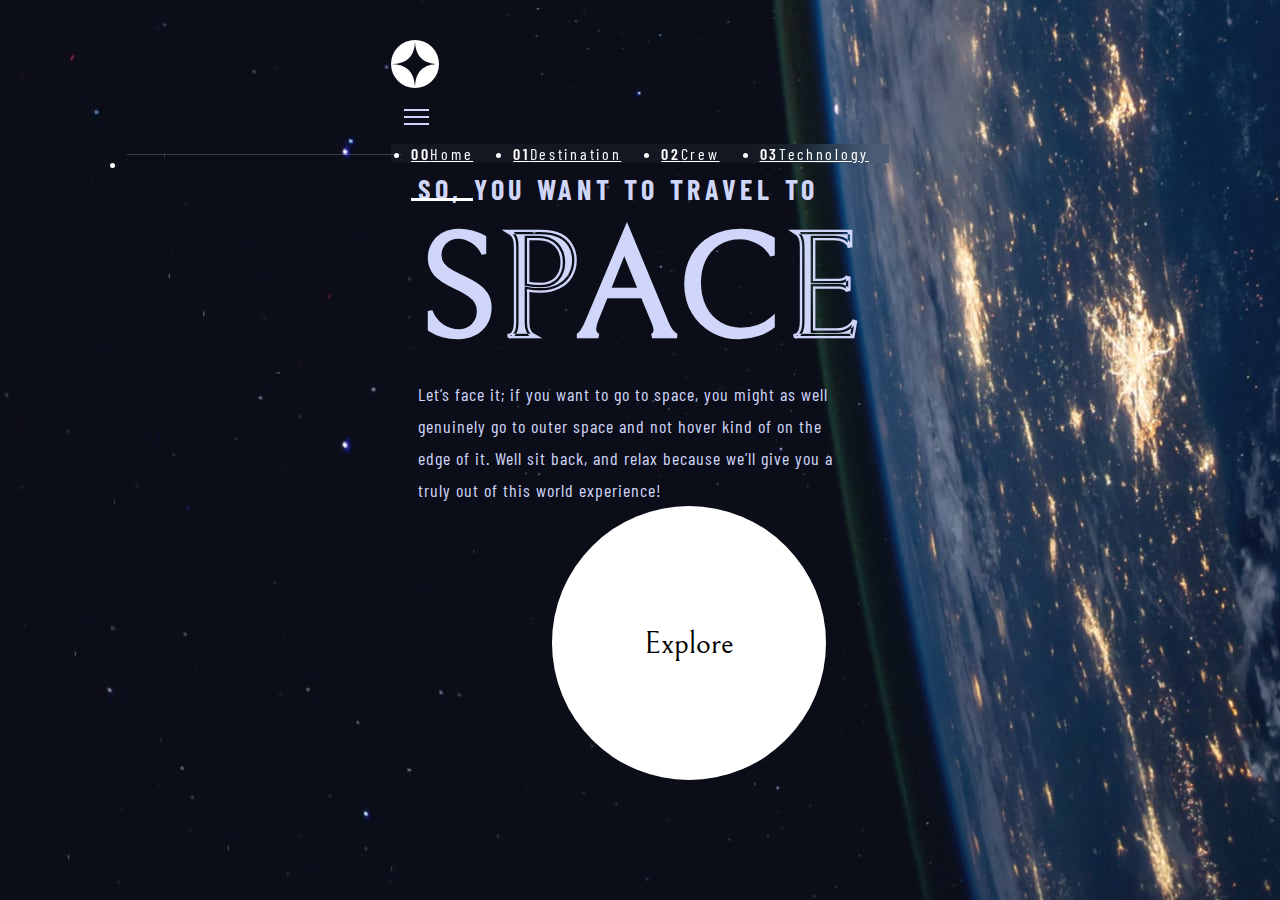
<file: index.html>
<!DOCTYPE html>
<html lang="en">
<head>
  <meta charset="UTF-8">
  <meta name="viewport" content="width=device-width, initial-scale=1.0">
  <link href="https://cdn.jsdelivr.net/npm/bootstrap@5.2.1/dist/css/bootstrap.min.css" rel="stylesheet"
  integrity="sha384-iYQeCzEYFbKjA/T2uDLTpkwGzCiq6soy8tYaI1GyVh/UjpbCx/TYkiZhlZB6+fzT" crossorigin="anonymous">
  <link rel="stylesheet" href="assets/css/style.css">
  <link rel="icon" type="image/png" sizes="32x32" href="assets/favicon-32x32.png">
  
  <title>Frontend Mentor | Space tourism website</title>
</head>
<body id="home-body">
  <header class="container-fluid px-0">
    <!--Navbar-->
      <nav class="navbar navbar-expand-sm bg-body-tertiary ps-5" id="navbar-mobile">
        <div class="container-fluid px-0">
          <a class="navbar-brand pe-5" href="#"><img src="assets/shared/logo.svg" alt="Logo"></a>
          <div class="navbar-toggler" data-bs-toggle="collapse" data-bs-target="#navbarSupportedContent">
            <label for="checkbox" class="hamburger">
              <input type="checkbox" id="checkbox">
              <span class="line line-main"></span>
              <span class="line line-split"></span>
            </label>
          </div>
          <div class="collapse navbar-collapse" id="navbarSupportedContent">
            <ul class="navbar-nav mb-2 mb-lg-0 navbar-home">
              <li class="line-decoration"></li>
              <li class="nav-item">
                <a class="nav-link active" aria-current="page" href="index.html"><span class="nav-bold pe-1">00</span>Home</a>
              </li>
              <li class="nav-item">
                <a class="nav-link" href="pages/destination.html"><span class="nav-bold pe-1">01</span>Destination</a>
              </li>
              <li class="nav-item">
                <a class="nav-link" href="pages/crew-team.html"><span class="nav-bold pe-1">02</span>Crew</a>
              </li>
              <li class="nav-item">
                <a class="nav-link" href="pages/technology.html"><span class="nav-bold pe-1">03</span>Technology</a>
              </li>
            </ul>
          </div>
        </div>
      </nav>
    <!--Navbar-->
  </header>
  <main class="container">
    <div class="row">
      <div class="col-12 col-md-12 col-lg-6">
        <!--Titulo secundario-->
          <h2 class="home-secondary-title">So, you want to travel to</h2>
        <!--Titulo secundario-->
        <!--Titulo Primario-->
          <h1 class="home-primary-title">Space</h1>
        <!--Titulo Primario-->
        <!--Texto-->
          <p class="home-text">Let’s face it; if you want to go to space, you might as well genuinely go to 
            outer space and not hover kind of on the edge of it. Well sit back, and relax 
            because we’ll give you a truly out of this world experience!
          </p>
        <!--Texto-->
      </div>
      <div class="col-12 col-md-12 col-lg-6 home-button-box">
        <!--Button-->
            <div class="home-explore-button-circle">
              <a class="home-explore-button" href="pages/destination.html">
                Explore
              </a>
            </div>
        <!--Button-->
      </div>
    </div>
  </main>



<!--
  <footer>
    c:
  </footer>
-->

  <script src="assets/js/script.js"></script>

  <script src="https://cdn.jsdelivr.net/npm/@popperjs/core@2.11.6/dist/umd/popper.min.js"
  integrity="sha384-oBqDVmMz9ATKxIep9tiCxS/Z9fNfEXiDAYTujMAeBAsjFuCZSmKbSSUnQlmh/jp3" crossorigin="anonymous">
  </script>

  <script src="https://cdn.jsdelivr.net/npm/bootstrap@5.2.1/dist/js/bootstrap.min.js"
  integrity="sha384-7VPbUDkoPSGFnVtYi0QogXtr74QeVeeIs99Qfg5YCF+TidwNdjvaKZX19NZ/e6oz" crossorigin="anonymous">
  </script>

</body>
</html>
</file>
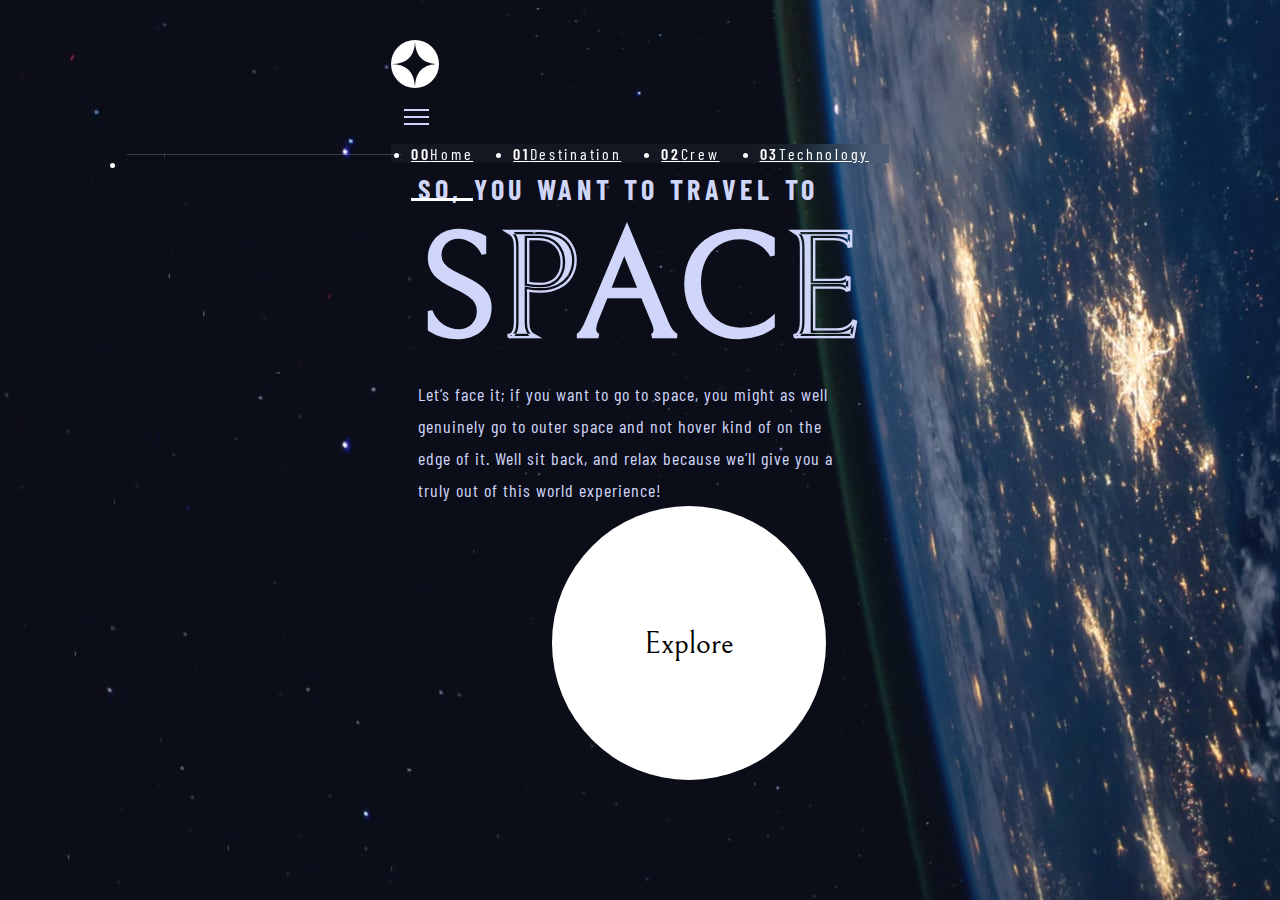
<file: website/index.html>
<!DOCTYPE html>
<html lang="en">
<head>
  <meta charset="UTF-8">
  <meta name="viewport" content="width=device-width, initial-scale=1.0">
  <link href="https://cdn.jsdelivr.net/npm/bootstrap@5.2.1/dist/css/bootstrap.min.css" rel="stylesheet"
  integrity="sha384-iYQeCzEYFbKjA/T2uDLTpkwGzCiq6soy8tYaI1GyVh/UjpbCx/TYkiZhlZB6+fzT" crossorigin="anonymous">
  <link rel="stylesheet" href="../assets/css/style.css">
  <link rel="icon" type="image/png" sizes="32x32" href="./assets/favicon-32x32.png">
  
  <title>Frontend Mentor | Space tourism website</title>
</head>
<body id="home-body">
  <header class="container-fluid px-0">
    <!--Navbar-->
      <nav class="navbar navbar-expand-sm bg-body-tertiary ps-5" id="navbar-mobile">
        <div class="container-fluid px-0">
          <a class="navbar-brand pe-5" href="#"><img src="assets/shared/logo.svg" alt="Logo"></a>
          <div class="navbar-toggler" data-bs-toggle="collapse" data-bs-target="#navbarSupportedContent">
            <label for="checkbox" class="hamburger">
              <input type="checkbox" id="checkbox">
              <span class="line line-main"></span>
              <span class="line line-split"></span>
            </label>
          </div>
          <div class="collapse navbar-collapse" id="navbarSupportedContent">
            <ul class="navbar-nav mb-2 mb-lg-0 navbar-home">
              <li class="line-decoration"></li>
              <li class="nav-item">
                <a class="nav-link active" aria-current="page" href="index.html"><span class="nav-bold pe-1">00</span>Home</a>
              </li>
              <li class="nav-item">
                <a class="nav-link" href="pages/destination.html"><span class="nav-bold pe-1">01</span>Destination</a>
              </li>
              <li class="nav-item">
                <a class="nav-link" href="pages/crew-team.html"><span class="nav-bold pe-1">02</span>Crew</a>
              </li>
              <li class="nav-item">
                <a class="nav-link" href="pages/technology.html"><span class="nav-bold pe-1">03</span>Technology</a>
              </li>
            </ul>
          </div>
        </div>
      </nav>
    <!--Navbar-->
  </header>
  <main class="container">
    <div class="row">
      <div class="col-12 col-md-12 col-lg-6">
        <!--Titulo secundario-->
          <h2 class="home-secondary-title">So, you want to travel to</h2>
        <!--Titulo secundario-->
        <!--Titulo Primario-->
          <h1 class="home-primary-title">Space</h1>
        <!--Titulo Primario-->
        <!--Texto-->
          <p class="home-text">Let’s face it; if you want to go to space, you might as well genuinely go to 
            outer space and not hover kind of on the edge of it. Well sit back, and relax 
            because we’ll give you a truly out of this world experience!
          </p>
        <!--Texto-->
      </div>
      <div class="col-12 col-md-12 col-lg-6 home-button-box">
        <!--Button-->
            <div class="home-explore-button-circle">
              <a class="home-explore-button" href="pages/destination.html">
                Explore
              </a>
            </div>
        <!--Button-->
      </div>
    </div>
  </main>



<!--
  <footer>
    c:
  </footer>
-->

  <script src="../assets/js/script.js"></script>

  <script src="https://cdn.jsdelivr.net/npm/@popperjs/core@2.11.6/dist/umd/popper.min.js"
  integrity="sha384-oBqDVmMz9ATKxIep9tiCxS/Z9fNfEXiDAYTujMAeBAsjFuCZSmKbSSUnQlmh/jp3" crossorigin="anonymous">
  </script>

  <script src="https://cdn.jsdelivr.net/npm/bootstrap@5.2.1/dist/js/bootstrap.min.js"
  integrity="sha384-7VPbUDkoPSGFnVtYi0QogXtr74QeVeeIs99Qfg5YCF+TidwNdjvaKZX19NZ/e6oz" crossorigin="anonymous">
  </script>

</body>
</html>
</file>
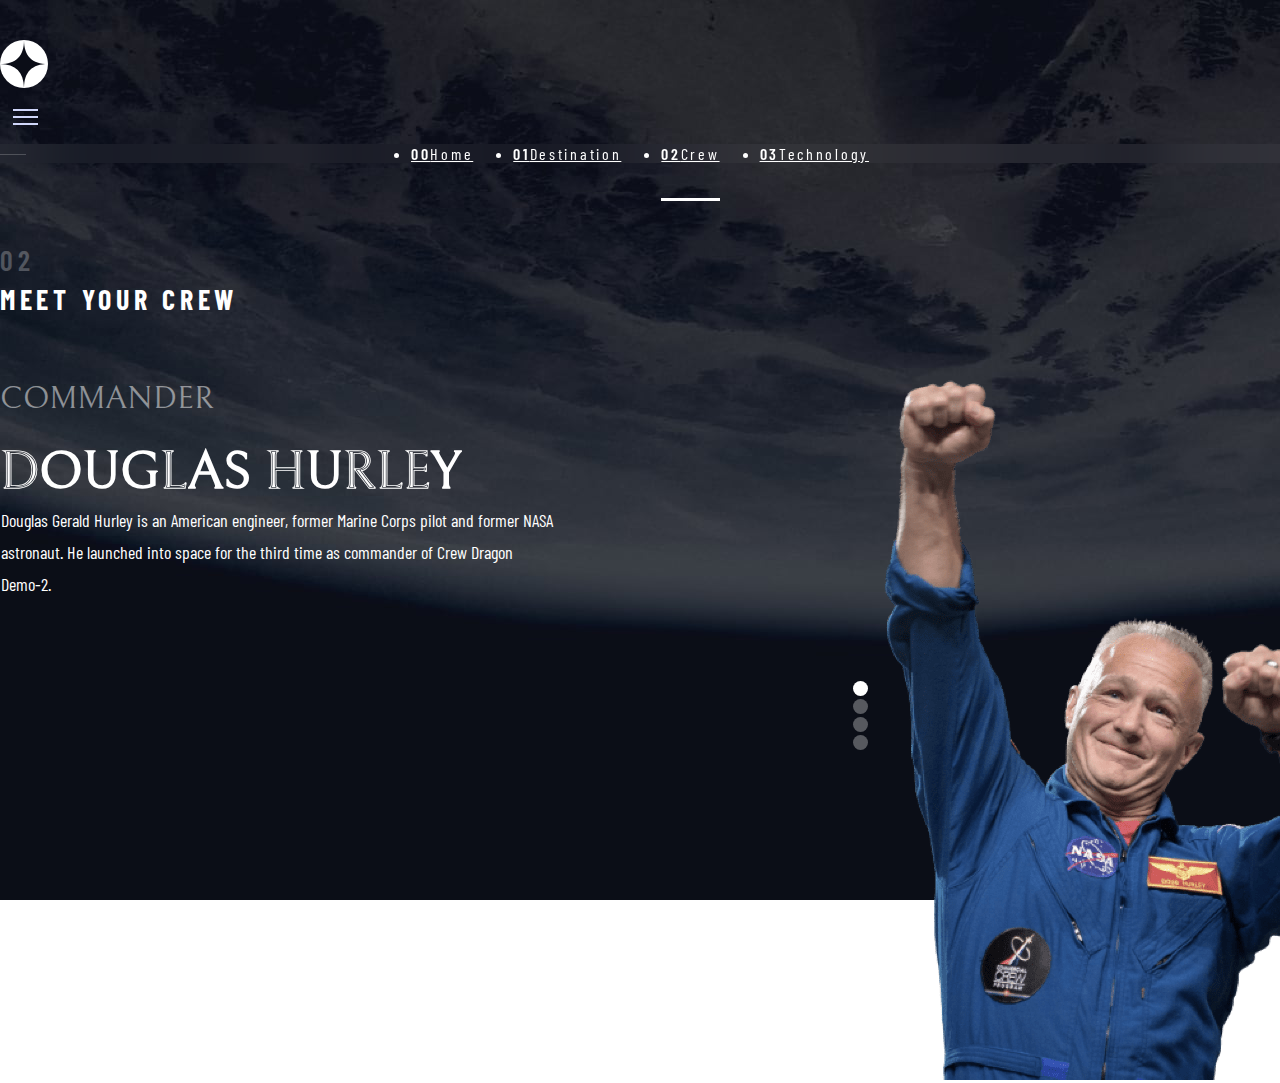
<file: pages/crew-team.html>
<!DOCTYPE html>
<html lang="en">
<head>
  <meta charset="UTF-8">
  <meta name="viewport" content="width=device-width, initial-scale=1.0">
  <link href="https://cdn.jsdelivr.net/npm/bootstrap@5.2.1/dist/css/bootstrap.min.css" rel="stylesheet"
  integrity="sha384-iYQeCzEYFbKjA/T2uDLTpkwGzCiq6soy8tYaI1GyVh/UjpbCx/TYkiZhlZB6+fzT" crossorigin="anonymous">
  <link rel="stylesheet" href="../assets/css/style.css">
  <link rel="stylesheet" href="../assets/css/destination.css">
  <link rel="stylesheet" href="../assets/css/crew.css">
  <link rel="icon" type="image/png" sizes="32x32" href="../assets/favicon-32x32.png">
  <script src="https://ajax.googleapis.com/ajax/libs/jquery/3.6.3/jquery.min.js"></script>
  <title>Frontend Mentor | Space tourism website</title>
</head>
<body id="crew">
  <header class="container-fluid px-0">
    <!--Navbar-->
    <nav class="navbar navbar-expand-sm bg-body-tertiary ps-5" id="navbar-mobile">
      <div class="container-fluid px-0">
        <a class="navbar-brand pe-5" href="#"><img src="../assets/shared/logo.svg" alt="Logo"></a>
        <div class="navbar-toggler" data-bs-toggle="collapse" data-bs-target="#navbarSupportedContent">
          <label for="checkbox" class="hamburger">
            <input type="checkbox" id="checkbox">
            <span class="line line-main"></span>
            <span class="line line-split"></span>
          </label>
        </div>
        <div class="collapse navbar-collapse" id="navbarSupportedContent">
          <ul class="navbar-nav mb-2 mb-lg-0 navbar-home">
            <li class="line-decoration"></li>
            <li class="nav-item">
              <a class="nav-link" href="../index.html"><span class="nav-bold pe-1">00</span>Home</a>
            </li>
            <li class="nav-item">
              <a class="nav-link" href="destination.html"><span class="nav-bold pe-1">01</span>Destination</a>
            </li>
            <li class="nav-item">
              <a class="nav-link active" aria-current="page"  href="crew-team.html"><span class="nav-bold pe-1">02</span>Crew</a>
            </li>
            <li class="nav-item">
              <a class="nav-link" href="technology.html"><span class="nav-bold pe-1">03</span>Technology</a>
            </li>
          </ul>
        </div>
      </div>
    </nav>
  <!--Navbar-->
  </header>
    <div class="container" id="uwu">
      <div class="row">
        <div class="col-12 d-flex">
          <span class="selector">02</span><h2 class="destination-title">Meet your crew</h2>
        </div>
      </div>
    </div>
    <main class="container" id="crew-team">
      





    </main>

  <script src="../assets/js/script.js"></script>

  <script src="https://cdn.jsdelivr.net/npm/@popperjs/core@2.11.6/dist/umd/popper.min.js"
  integrity="sha384-oBqDVmMz9ATKxIep9tiCxS/Z9fNfEXiDAYTujMAeBAsjFuCZSmKbSSUnQlmh/jp3" crossorigin="anonymous">
  </script>

  <script src="https://cdn.jsdelivr.net/npm/bootstrap@5.2.1/dist/js/bootstrap.min.js"
  integrity="sha384-7VPbUDkoPSGFnVtYi0QogXtr74QeVeeIs99Qfg5YCF+TidwNdjvaKZX19NZ/e6oz" crossorigin="anonymous">
  </script>

</body>
</html>
</file>
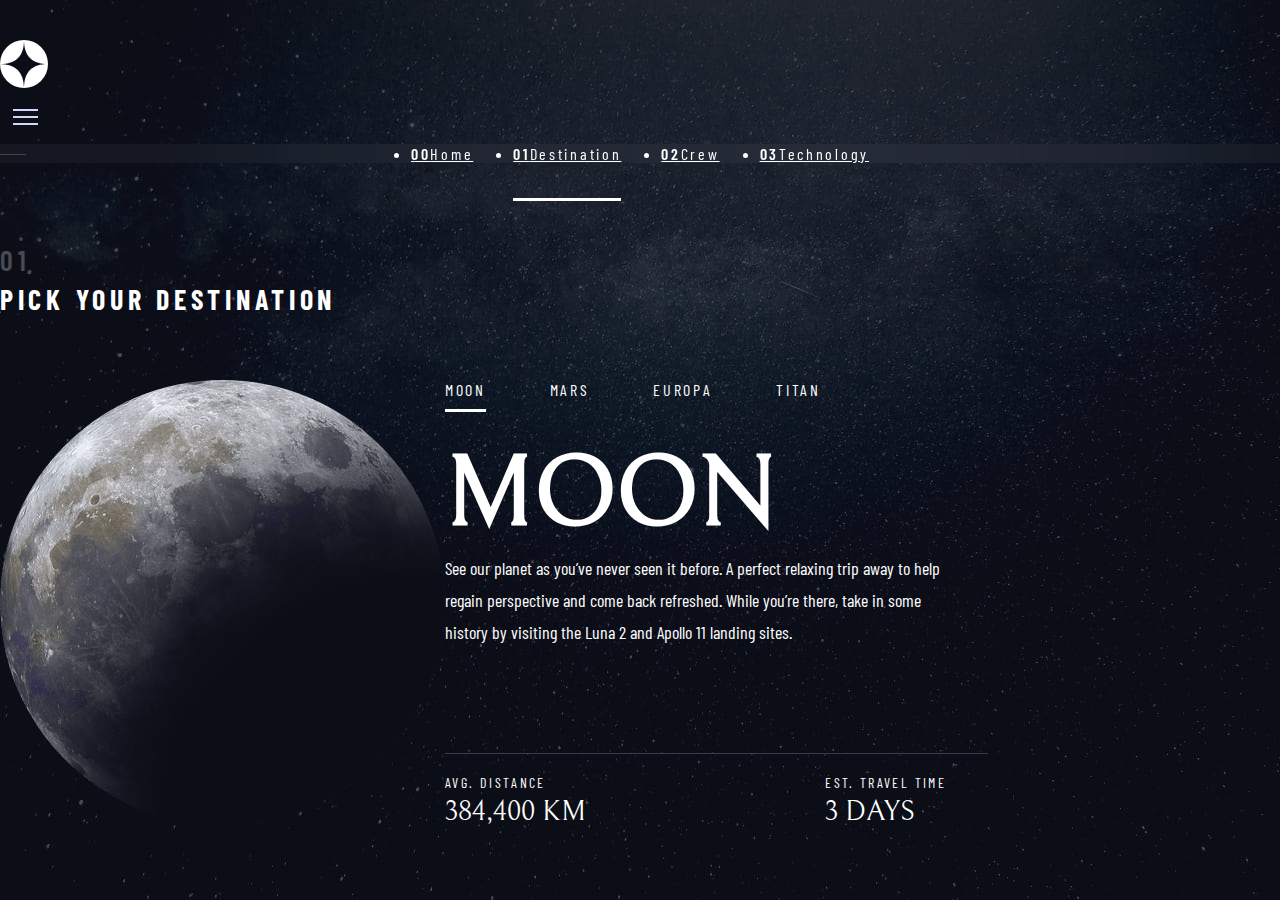
<file: pages/destination.html>
<!DOCTYPE html>
<html lang="en">
<head>
  <meta charset="UTF-8">
  <meta name="viewport" content="width=device-width, initial-scale=1.0">
  <link href="https://cdn.jsdelivr.net/npm/bootstrap@5.2.1/dist/css/bootstrap.min.css" rel="stylesheet"
  integrity="sha384-iYQeCzEYFbKjA/T2uDLTpkwGzCiq6soy8tYaI1GyVh/UjpbCx/TYkiZhlZB6+fzT" crossorigin="anonymous">
  <link rel="stylesheet" href="../assets/css/style.css">
  <link rel="stylesheet" href="../assets/css/destination.css">
  <link rel="icon" type="image/png" sizes="32x32" href="../assets/favicon-32x32.png">
  <script src="https://ajax.googleapis.com/ajax/libs/jquery/3.6.3/jquery.min.js"></script>
  <title>Frontend Mentor | Space tourism website</title>
</head>
<body id="destination-body">
  <header class="container-fluid px-0">
    <!--Navbar-->
    <nav class="navbar navbar-expand-sm bg-body-tertiary ps-5" id="navbar-mobile">
      <div class="container-fluid px-0">
        <a class="navbar-brand pe-5" href="#"><img src="../assets/shared/logo.svg" alt="Logo"></a>
        <div class="navbar-toggler" data-bs-toggle="collapse" data-bs-target="#navbarSupportedContent">
          <label for="checkbox" class="hamburger">
            <input type="checkbox" id="checkbox">
            <span class="line line-main"></span>
            <span class="line line-split"></span>
          </label>
        </div>
        <div class="collapse navbar-collapse" id="navbarSupportedContent">
          <ul class="navbar-nav mb-2 mb-lg-0 navbar-home">
            <li class="line-decoration"></li>
            <li class="nav-item">
              <a class="nav-link" href="../index.html"><span class="nav-bold pe-1">00</span>Home</a>
            </li>
            <li class="nav-item">
              <a class="nav-link active" aria-current="page" href="destination.html"><span class="nav-bold pe-1">01</span>Destination</a>
            </li>
            <li class="nav-item">
              <a class="nav-link" href="crew-team.html"><span class="nav-bold pe-1">02</span>Crew</a>
            </li>
            <li class="nav-item">
              <a class="nav-link" href="technology.html"><span class="nav-bold pe-1">03</span>Technology</a>
            </li>
          </ul>
        </div>
      </div>
    </nav>
  <!--Navbar-->
  </header>
    <div class="container" id="uwu">
      <div class="row">
        <div class="col-12 d-flex">
          <span class="selector">01</span><h2 class="destination-title">Pick your destination</h2>
        </div>
      </div>
    </div>
    <main class="container" id="qty-items">
      





    </main>

  <script src="../assets/js/script.js"></script>

  <script src="https://cdn.jsdelivr.net/npm/@popperjs/core@2.11.6/dist/umd/popper.min.js"
  integrity="sha384-oBqDVmMz9ATKxIep9tiCxS/Z9fNfEXiDAYTujMAeBAsjFuCZSmKbSSUnQlmh/jp3" crossorigin="anonymous">
  </script>

  <script src="https://cdn.jsdelivr.net/npm/bootstrap@5.2.1/dist/js/bootstrap.min.js"
  integrity="sha384-7VPbUDkoPSGFnVtYi0QogXtr74QeVeeIs99Qfg5YCF+TidwNdjvaKZX19NZ/e6oz" crossorigin="anonymous">
  </script>

</body>
</html>
</file>
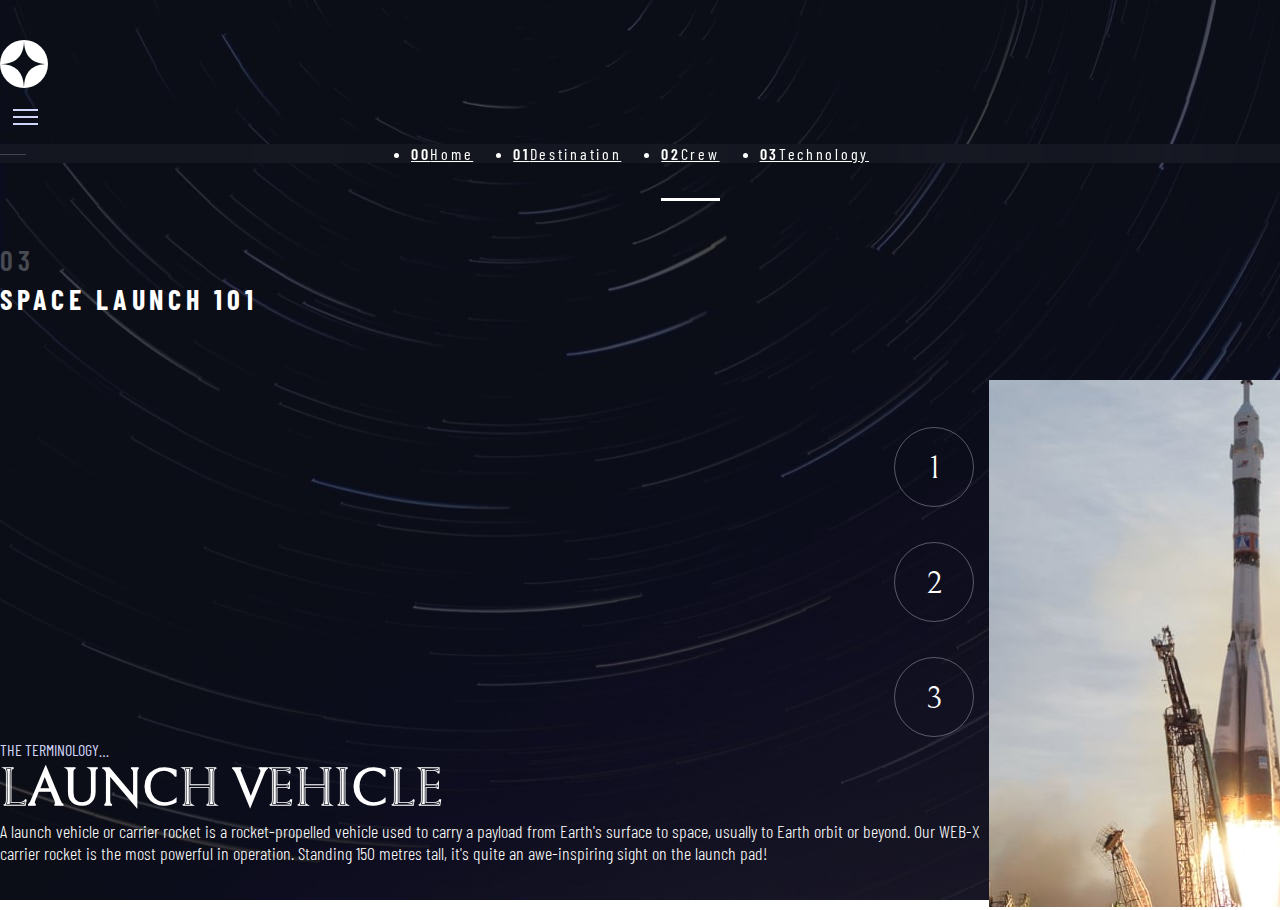
<file: pages/technology.html>
<!DOCTYPE html>
<html lang="en">
<head>
  <meta charset="UTF-8">
  <meta name="viewport" content="width=device-width, initial-scale=1.0">
  <link href="https://cdn.jsdelivr.net/npm/bootstrap@5.2.1/dist/css/bootstrap.min.css" rel="stylesheet"
  integrity="sha384-iYQeCzEYFbKjA/T2uDLTpkwGzCiq6soy8tYaI1GyVh/UjpbCx/TYkiZhlZB6+fzT" crossorigin="anonymous">
  <link rel="stylesheet" href="../assets/css/style.css">
  <link rel="stylesheet" href="../assets/css/destination.css">
  <link rel="stylesheet" href="../assets/css/tech.css">
  <link rel="icon" type="image/png" sizes="32x32" href="../assets/favicon-32x32.png">
  <script src="https://ajax.googleapis.com/ajax/libs/jquery/3.6.3/jquery.min.js"></script>
  <title>Frontend Mentor | Space tourism website</title>
</head>
<body id="tech">
  <header class="container-fluid px-0">
    <!--Navbar-->
    <nav class="navbar navbar-expand-sm bg-body-tertiary ps-5" id="navbar-mobile">
      <div class="container-fluid px-0">
        <a class="navbar-brand pe-5" href="#"><img src="../assets/shared/logo.svg" alt="Logo"></a>
        <div class="navbar-toggler" data-bs-toggle="collapse" data-bs-target="#navbarSupportedContent">
          <label for="checkbox" class="hamburger">
            <input type="checkbox" id="checkbox">
            <span class="line line-main"></span>
            <span class="line line-split"></span>
          </label>
        </div>
        <div class="collapse navbar-collapse" id="navbarSupportedContent">
          <ul class="navbar-nav mb-2 mb-lg-0 navbar-home">
            <li class="line-decoration"></li>
            <li class="nav-item">
              <a class="nav-link" href="../index.html"><span class="nav-bold pe-1">00</span>Home</a>
            </li>
            <li class="nav-item">
              <a class="nav-link" href="destination.html"><span class="nav-bold pe-1">01</span>Destination</a>
            </li>
            <li class="nav-item">
              <a class="nav-link active" aria-current="page"  href="crew-team.html"><span class="nav-bold pe-1">02</span>Crew</a>
            </li>
            <li class="nav-item">
              <a class="nav-link" href="#"><span class="nav-bold pe-1">03</span>Technology</a>
            </li>
          </ul>
        </div>
      </div>
    </nav>
  <!--Navbar-->
  </header>
  <div class="container" id="uwu">
    <div class="row">
      <div class="col-12 d-flex">
        <span class="selector">03</span><h2 class="destination-title">Space Launch 101</h2>
      </div>
    </div>
  </div>


  <main class="container" id="technology">
    

  </main>

  <script src="../assets/js/script.js"></script>

  <script src="https://cdn.jsdelivr.net/npm/@popperjs/core@2.11.6/dist/umd/popper.min.js"
  integrity="sha384-oBqDVmMz9ATKxIep9tiCxS/Z9fNfEXiDAYTujMAeBAsjFuCZSmKbSSUnQlmh/jp3" crossorigin="anonymous">
  </script>

  <script src="https://cdn.jsdelivr.net/npm/bootstrap@5.2.1/dist/js/bootstrap.min.js"
  integrity="sha384-7VPbUDkoPSGFnVtYi0QogXtr74QeVeeIs99Qfg5YCF+TidwNdjvaKZX19NZ/e6oz" crossorigin="anonymous">
  </script>
</body>
</html>
</file>
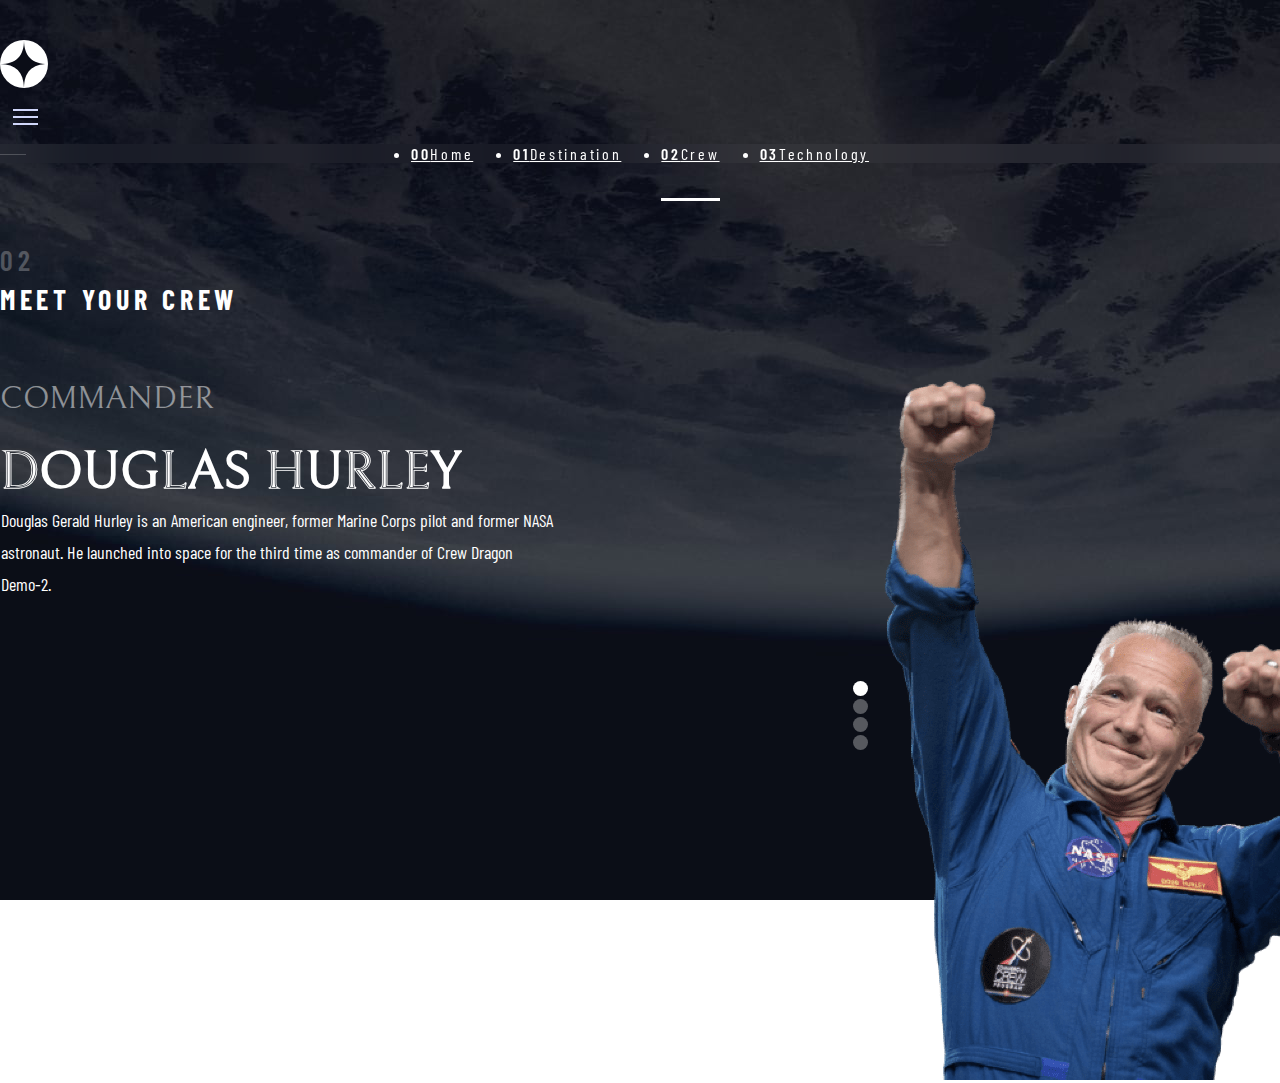
<file: website/pages/crew-team.html>
<!DOCTYPE html>
<html lang="en">
<head>
  <meta charset="UTF-8">
  <meta name="viewport" content="width=device-width, initial-scale=1.0">
  <link href="https://cdn.jsdelivr.net/npm/bootstrap@5.2.1/dist/css/bootstrap.min.css" rel="stylesheet"
  integrity="sha384-iYQeCzEYFbKjA/T2uDLTpkwGzCiq6soy8tYaI1GyVh/UjpbCx/TYkiZhlZB6+fzT" crossorigin="anonymous">
  <link rel="stylesheet" href="../../assets/css/style.css">
  <link rel="stylesheet" href="../../assets/css/destination.css">
  <link rel="stylesheet" href="../../assets/css/crew.css">
  <link rel="icon" type="image/png" sizes="32x32" href="../../website/assets/favicon-32x32.png">
  <script src="https://ajax.googleapis.com/ajax/libs/jquery/3.6.3/jquery.min.js"></script>
  <title>Frontend Mentor | Space tourism website</title>
</head>
<body id="crew">
  <header class="container-fluid px-0">
    <!--Navbar-->
    <nav class="navbar navbar-expand-sm bg-body-tertiary ps-5" id="navbar-mobile">
      <div class="container-fluid px-0">
        <a class="navbar-brand pe-5" href="#"><img src="../assets/shared/logo.svg" alt="Logo"></a>
        <div class="navbar-toggler" data-bs-toggle="collapse" data-bs-target="#navbarSupportedContent">
          <label for="checkbox" class="hamburger">
            <input type="checkbox" id="checkbox">
            <span class="line line-main"></span>
            <span class="line line-split"></span>
          </label>
        </div>
        <div class="collapse navbar-collapse" id="navbarSupportedContent">
          <ul class="navbar-nav mb-2 mb-lg-0 navbar-home">
            <li class="line-decoration"></li>
            <li class="nav-item">
              <a class="nav-link" href="../index.html"><span class="nav-bold pe-1">00</span>Home</a>
            </li>
            <li class="nav-item">
              <a class="nav-link" href="destination.html"><span class="nav-bold pe-1">01</span>Destination</a>
            </li>
            <li class="nav-item">
              <a class="nav-link active" aria-current="page"  href="crew-team.html"><span class="nav-bold pe-1">02</span>Crew</a>
            </li>
            <li class="nav-item">
              <a class="nav-link" href="technology.html"><span class="nav-bold pe-1">03</span>Technology</a>
            </li>
          </ul>
        </div>
      </div>
    </nav>
  <!--Navbar-->
  </header>
    <div class="container" id="uwu">
      <div class="row">
        <div class="col-12 d-flex">
          <span class="selector">02</span><h2 class="destination-title">Meet your crew</h2>
        </div>
      </div>
    </div>
    <main class="container" id="crew-team">
      





    </main>

  <script src="../../assets/js/script.js"></script>

  <script src="https://cdn.jsdelivr.net/npm/@popperjs/core@2.11.6/dist/umd/popper.min.js"
  integrity="sha384-oBqDVmMz9ATKxIep9tiCxS/Z9fNfEXiDAYTujMAeBAsjFuCZSmKbSSUnQlmh/jp3" crossorigin="anonymous">
  </script>

  <script src="https://cdn.jsdelivr.net/npm/bootstrap@5.2.1/dist/js/bootstrap.min.js"
  integrity="sha384-7VPbUDkoPSGFnVtYi0QogXtr74QeVeeIs99Qfg5YCF+TidwNdjvaKZX19NZ/e6oz" crossorigin="anonymous">
  </script>

</body>
</html>
</file>
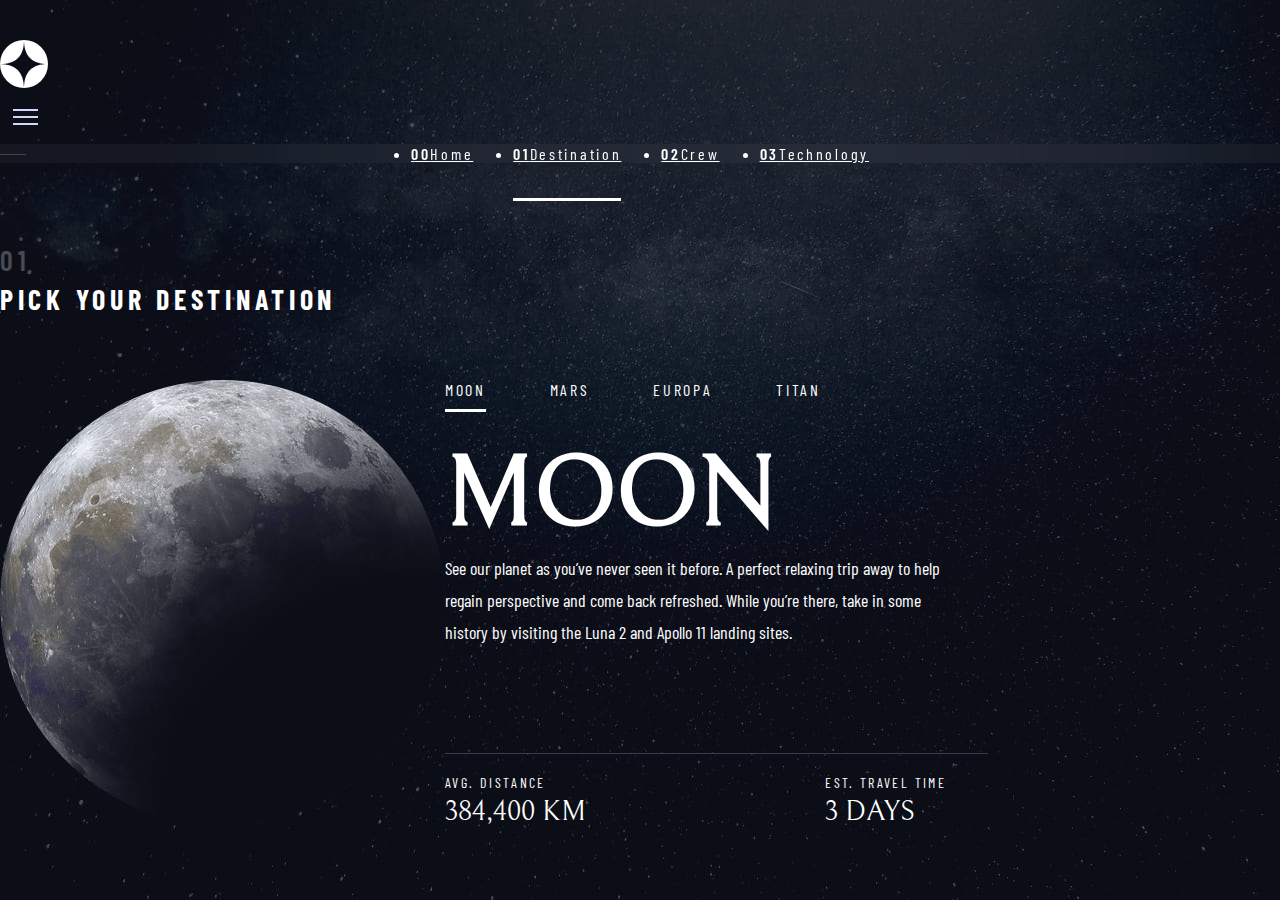
<file: website/pages/destination.html>
<!DOCTYPE html>
<html lang="en">
<head>
  <meta charset="UTF-8">
  <meta name="viewport" content="width=device-width, initial-scale=1.0">
  <link href="https://cdn.jsdelivr.net/npm/bootstrap@5.2.1/dist/css/bootstrap.min.css" rel="stylesheet"
  integrity="sha384-iYQeCzEYFbKjA/T2uDLTpkwGzCiq6soy8tYaI1GyVh/UjpbCx/TYkiZhlZB6+fzT" crossorigin="anonymous">
  <link rel="stylesheet" href="../../assets/css/style.css">
  <link rel="stylesheet" href="../../assets/css/destination.css">
  <link rel="icon" type="image/png" sizes="32x32" href="../../website/assets/favicon-32x32.png">
  <script src="https://ajax.googleapis.com/ajax/libs/jquery/3.6.3/jquery.min.js"></script>
  <title>Frontend Mentor | Space tourism website</title>
</head>
<body id="destination-body">
  <header class="container-fluid px-0">
    <!--Navbar-->
    <nav class="navbar navbar-expand-sm bg-body-tertiary ps-5" id="navbar-mobile">
      <div class="container-fluid px-0">
        <a class="navbar-brand pe-5" href="#"><img src="../assets/shared/logo.svg" alt="Logo"></a>
        <div class="navbar-toggler" data-bs-toggle="collapse" data-bs-target="#navbarSupportedContent">
          <label for="checkbox" class="hamburger">
            <input type="checkbox" id="checkbox">
            <span class="line line-main"></span>
            <span class="line line-split"></span>
          </label>
        </div>
        <div class="collapse navbar-collapse" id="navbarSupportedContent">
          <ul class="navbar-nav mb-2 mb-lg-0 navbar-home">
            <li class="line-decoration"></li>
            <li class="nav-item">
              <a class="nav-link" href="../index.html"><span class="nav-bold pe-1">00</span>Home</a>
            </li>
            <li class="nav-item">
              <a class="nav-link active" aria-current="page" href="destination.html"><span class="nav-bold pe-1">01</span>Destination</a>
            </li>
            <li class="nav-item">
              <a class="nav-link" href="crew-team.html"><span class="nav-bold pe-1">02</span>Crew</a>
            </li>
            <li class="nav-item">
              <a class="nav-link" href="technology.html"><span class="nav-bold pe-1">03</span>Technology</a>
            </li>
          </ul>
        </div>
      </div>
    </nav>
  <!--Navbar-->
  </header>
    <div class="container" id="uwu">
      <div class="row">
        <div class="col-12 d-flex">
          <span class="selector">01</span><h2 class="destination-title">Pick your destination</h2>
        </div>
      </div>
    </div>
    <main class="container" id="qty-items">
      





    </main>

  <script src="../../assets/js/script.js"></script>

  <script src="https://cdn.jsdelivr.net/npm/@popperjs/core@2.11.6/dist/umd/popper.min.js"
  integrity="sha384-oBqDVmMz9ATKxIep9tiCxS/Z9fNfEXiDAYTujMAeBAsjFuCZSmKbSSUnQlmh/jp3" crossorigin="anonymous">
  </script>

  <script src="https://cdn.jsdelivr.net/npm/bootstrap@5.2.1/dist/js/bootstrap.min.js"
  integrity="sha384-7VPbUDkoPSGFnVtYi0QogXtr74QeVeeIs99Qfg5YCF+TidwNdjvaKZX19NZ/e6oz" crossorigin="anonymous">
  </script>

</body>
</html>
</file>
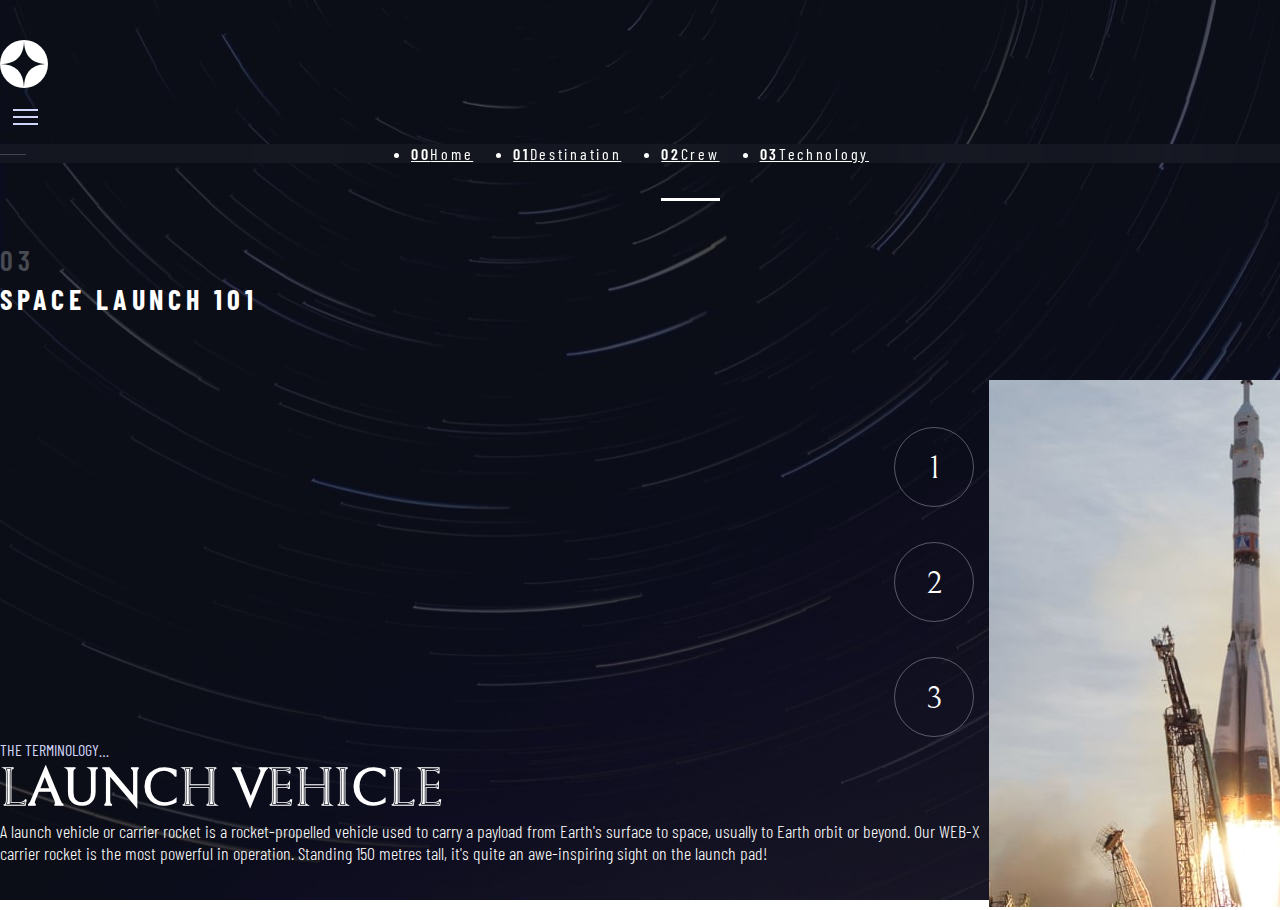
<file: website/pages/technology.html>
<!DOCTYPE html>
<html lang="en">
<head>
  <meta charset="UTF-8">
  <meta name="viewport" content="width=device-width, initial-scale=1.0">
  <link href="https://cdn.jsdelivr.net/npm/bootstrap@5.2.1/dist/css/bootstrap.min.css" rel="stylesheet"
  integrity="sha384-iYQeCzEYFbKjA/T2uDLTpkwGzCiq6soy8tYaI1GyVh/UjpbCx/TYkiZhlZB6+fzT" crossorigin="anonymous">
  <link rel="stylesheet" href="../../assets/css/style.css">
  <link rel="stylesheet" href="../../assets/css/destination.css">
  <link rel="stylesheet" href="../../assets/css/tech.css">
  <link rel="icon" type="image/png" sizes="32x32" href="../../website/assets/favicon-32x32.png">
  <script src="https://ajax.googleapis.com/ajax/libs/jquery/3.6.3/jquery.min.js"></script>
  <title>Frontend Mentor | Space tourism website</title>
</head>
<body id="tech">
  <header class="container-fluid px-0">
    <!--Navbar-->
    <nav class="navbar navbar-expand-sm bg-body-tertiary ps-5" id="navbar-mobile">
      <div class="container-fluid px-0">
        <a class="navbar-brand pe-5" href="#"><img src="../assets/shared/logo.svg" alt="Logo"></a>
        <div class="navbar-toggler" data-bs-toggle="collapse" data-bs-target="#navbarSupportedContent">
          <label for="checkbox" class="hamburger">
            <input type="checkbox" id="checkbox">
            <span class="line line-main"></span>
            <span class="line line-split"></span>
          </label>
        </div>
        <div class="collapse navbar-collapse" id="navbarSupportedContent">
          <ul class="navbar-nav mb-2 mb-lg-0 navbar-home">
            <li class="line-decoration"></li>
            <li class="nav-item">
              <a class="nav-link" href="../index.html"><span class="nav-bold pe-1">00</span>Home</a>
            </li>
            <li class="nav-item">
              <a class="nav-link" href="destination.html"><span class="nav-bold pe-1">01</span>Destination</a>
            </li>
            <li class="nav-item">
              <a class="nav-link active" aria-current="page"  href="crew-team.html"><span class="nav-bold pe-1">02</span>Crew</a>
            </li>
            <li class="nav-item">
              <a class="nav-link" href="#"><span class="nav-bold pe-1">03</span>Technology</a>
            </li>
          </ul>
        </div>
      </div>
    </nav>
  <!--Navbar-->
  </header>
  <div class="container" id="uwu">
    <div class="row">
      <div class="col-12 d-flex">
        <span class="selector">03</span><h2 class="destination-title">Space Launch 101</h2>
      </div>
    </div>
  </div>


  <main class="container" id="technology">
    

  </main>

  <script src="../../assets/js/script.js"></script>

  <script src="https://cdn.jsdelivr.net/npm/@popperjs/core@2.11.6/dist/umd/popper.min.js"
  integrity="sha384-oBqDVmMz9ATKxIep9tiCxS/Z9fNfEXiDAYTujMAeBAsjFuCZSmKbSSUnQlmh/jp3" crossorigin="anonymous">
  </script>

  <script src="https://cdn.jsdelivr.net/npm/bootstrap@5.2.1/dist/js/bootstrap.min.js"
  integrity="sha384-7VPbUDkoPSGFnVtYi0QogXtr74QeVeeIs99Qfg5YCF+TidwNdjvaKZX19NZ/e6oz" crossorigin="anonymous">
  </script>
</body>
</html>
</file>
<file: assets/css/style.css>
@import url('https://fonts.googleapis.com/css2?family=Barlow+Condensed&family=Bellefair&display=swap');
/*
font-family: 'Barlow Condensed', sans-serif;
font-family: 'Bellefair', serif;
*/
*{
    padding: 0;
    margin: 0;
    box-sizing: border-box;
}
body{
    min-height: 100vh;
    min-width: 100vw;
    color: #FFF;
    font-family: 'Barlow Condensed', sans-serif;
}


/*Desktop*/
/*Main*/
#home-body{
  font-weight: 400;
  background-image: url(../home/background-home-desktop.jpg);
  background-repeat: no-repeat;
  background-size: cover;
  display: flex;
  flex-direction: column;
  justify-content: space-between;
  align-items: center;
  padding-bottom: 120px;
  padding-top: 40px;
}

.home-secondary-title{
    letter-spacing: 4.72px;
    font-size: 28px;
    text-transform: uppercase;
    color: #D0D6F9;
}
.home-primary-title{
    font-family: 'Bellefair', serif;
    font-size: 150px;
    text-transform: uppercase;
    color: #D0D6F9;
}
.home-text{
    line-height: 32px;
    font-size: 18px;
    color: #D0D6F9;
    width: 440px;
    letter-spacing: 1px;
}
.home-explore-button{
    background-color: #FFF;
    color: #000;
    font-family: 'Bellefair', serif;
    font-size: 32px;
    border-radius: 50%;
    border: none;
    width: 274px;
    height: 274px;
    transition: ease-in-out .6s;
    text-decoration: none;
    display: flex;
    align-items: center;
    justify-content: center;
    z-index: 1;
}
.home-explore-button-circle{
    background-color: hsla(0, 0%, 100%, 0.13);
    width: 274px;
    height: 274px;
    opacity: 1;
    border-radius: 50%;
    width: 274px;
    height: 274px;
    display: flex;
    justify-content: center;
    align-items: center;
    transition: ease-in-out .6s;
}
.home-explore-button-circle:hover{
    box-shadow: 0 0 0 100px hsla(0, 0%, 100%, 0.13);
}
.home-explore-button-circle:hover .home-explore-button{
    color: #000;
    
}
.home-button-box{
    display: flex;
    justify-content: flex-end;
    align-items: flex-end;
}
/*Navbar*/
.navbar-home{
    background-color: transparent;
    background: hsl(0, 0%, 100%, 0.04);
    min-width: 60%;
    margin-left: auto;
    font-size: 16px;
    display: flex;
    justify-content: center;
    backdrop-filter: blur(30px);
    position: relative;
}
.navbar-nav .nav-item .nav-link{
    color: #FFF;
    letter-spacing: 2.7px;
}
.nav-item{
    padding: 0;
    margin: 0 20px;
}
.nav-bold{
    font-weight: 600;
    letter-spacing: 2.7px;
}
.nav-link{
    padding: 35px 0;
    border-bottom: 3px solid rgba(255, 255, 255, 0.0);
}
.nav-link:hover{
    border-bottom: 3px solid rgba(255, 255, 255, 0.50);
}
.active{
    padding: 35px 0!important;
    border-bottom: 3px solid #FFF!important;
}
.line-decoration{
    position: absolute;
    left: -60%;
    width: 65%;
    top: 50%;
    bottom: 50%;
    border-bottom: 1px solid hsl(0, 0%, 100%, 0.2);
    z-index: 2;
}
/*Menu hamburger*/
#checkbox{
    display: none;
}
.hamburger{
    position: relative;
    display: inline-flex;
    align-items: center;
    justify-content: center;
    padding: 25px;
    cursor: pointer;
    z-index: 4;
    margin-right: 15px;
}
.navbar-toggler{
    outline: none!important;
    border: none!important;
    box-shadow: none!important;
}
.line{
    position: absolute;
    width: 25px;
}
.line-main::before,.line-main::after,.line-split::before,.line-split::after{
    content: '';
    position: absolute;
    width: inherit;
    height: 2px;
    background-color: #D0D6F9;
    transition: transform .5s;
}
.line-main::before{
    transform: translateY(-7px);
}
.line-main::after{
    transform: translateY(7px);
}
.line-split::before,.line-split::after{
    width: 15px;
    transition: transform .5s, opacity .5s;
}
.line-split::after{
    transform: translateX(10px);
}
#checkbox:checked~.line-main::before{
    transform: rotate(45deg);
}
#checkbox:checked~.line-main::after{
    transform: rotate(-45deg);
}
#checkbox:checked~.line-split::before{
    transform: translateX(-10px);
    opacity: 0;
}
#checkbox:checked~.line-split::after{
    transform: translateX(20px);
    opacity: 0;
}
/*Desktop*/
@media screen and (max-width: 1440px) {
    .home-explore-button-circle{
        margin-right: 8%;
    }
    #home-body{
        background-size: cover;
    }
    .line-decoration{
        position: absolute;
        left: -53%;
        width: 55%;
    }
}
/*Tablet*/
@media screen and (max-width: 998px){
    #home-body{
        padding-top: 0;
    }
    nav{
        padding-top: 0!important;
    }
    .line-decoration{
        display: none;
    }
    .nav-bold{
        display: none;
    }
}
@media screen and (max-width: 992px){
    #home-body{
        text-align: center;
        padding-bottom: 90px;
        background-image: url(../home/background-home-tablet.jpg);
        background-size: cover;
        background-position: center;
        background-position-y: bottom;
    }
    .home-text{
        font-size: 16px;
        margin: auto;
        margin-bottom: 60px;
    }
    .home-button-box{
        margin-top: 10%;
        display: flex;
        align-items: center;
        justify-content: center;
    }
    .home-explore-button{
        margin: auto;
        width: 242px;
        height: 242px;
        text-transform: uppercase;
    }
    .home-explore-button-circle{
        width: 242px;
        height: 242px;
        margin-right: 0;
        margin-bottom: 20px;
    }
    .home-secondary-title{
        letter-spacing: 3.38px;
        font-size: 20px;
    }
    .navbar-nav{
        padding: 0 20px;
    }
}
/*Tablet*/
@media screen and (max-width: 675px){
    .navbar-home{
        width: fit-content;
    }
    .navbar-brand{
        margin-right: 0!important;
        padding-right: 10px!important;
    }
}
/*Mobile*/
@media screen and (max-width:575px){
    #navbar-mobile{
        top: 10px;
        position: fixed;
        width: 100%;
        z-index: 2;
    }
    .navbar-home{
        height: 100vh;
        width: 75%;
        align-items: flex-start;
        justify-content: flex-start;
        padding-top: 15%;
    }
    .nav-bold{
        display: initial;
    }
    .active{
        padding: 5px 0!important;
        border-right: 3px solid #FFF!important;
        margin: 15px 0;
    }
    .nav-link{
        border-bottom: none!important;
        border-right: 3px solid hsl(0, 0%, 100%, 0);
        padding: 5px 0;
        margin: 15px 0;
        width: 100%;
        text-align: left;
    }
    .nav-link:hover{
        border-right: 3px solid hsl(0, 0%, 100%, 0.4);
    }
    .nav-item{
        width: 100%;
    }
    .navbar-collapse{
        transform: translateY(-69px);
    }
}
@media screen and (max-width: 460px){
    .home-primary-title{
        font-size: 120px;
    }
    .home-text{
        font-size: 16px;
        width: 90%;
    }
}
@media screen and (max-width: 375px){
    .home-primary-title{
        font-size: 80px;
    }
    .home-secondary-title{
        font-size: 16px;
    }
    .home-text{
        font-size: 15px;
        width: 90%;
    }
    #navbar-mobile{
        padding-left: 5% !important;
    }
    #home-body{
        background-image: url(../home/background-home-mobile.jpg);
    }
}
/*Mobile*/
</file>
<file: assets/css/destination.css>
/*Desktop*/
#destination-body{
    background-image: url(../destination/background-destination-desktop.jpg);
    background-repeat: no-repeat;
    background-size: cover;
    padding-top: 40px;
}
.destination-title{
    font-size: 28px;
    letter-spacing: 4.72px;
    text-transform: uppercase;
    margin: 5px 0 0 0;
}
.selector{
    font-size: 28px;
    font-weight: 600;
    letter-spacing: 4.72px;
    opacity: .25;
    margin-right: 20px;
}
#uwu{
    margin-top: 80px;
}
#qty-items{
    display: flex;
    position: relative;
    height: max-content;
    margin-top: 5%;
}
#qty-items .destination-pages[data-page = "0"]{
    z-index: -1;
    position: absolute;
    top: 0;
    left: 0;
    opacity: 0;
    display: flex;
    transition: opacity 1s;
}
#qty-items .destination-pages[data-page = "1"]{
    z-index: -1;
    position: absolute;
    top: 0;
    left: 0;
    opacity: 0;
    display: flex;
    transition: opacity 1s;
}
#qty-items .destination-pages[data-page = "2"]{
    z-index: -1;
    position: absolute;
    top: 0;
    left: 0;
    opacity: 0;
    display: flex;
    transition: opacity 1s;
}
#qty-items .destination-pages[data-page = "3"]{
    z-index: -1;
    position: absolute;
    top: 0;
    left: 0;
    opacity: 0;
    display: flex;
    transition: opacity 1s;
}
.dest-show{
    z-index: 1!important;
    opacity: 1!important;
    display: flex!important;
}
#select{
    display: flex;
    justify-content: space-between;
    min-width: 45%;
    width: fit-content;
}
#qty-items .destination-pages[data-page = "0"] #select .menu-item:nth-child(1){
    border-bottom: 3px solid #FFFFFF;
}
#qty-items .destination-pages[data-page = "1"] #select .menu-item:nth-child(2){
    border-bottom: 3px solid #FFFFFF;
}
#qty-items .destination-pages[data-page = "2"] #select .menu-item:nth-child(3){
    border-bottom: 3px solid #FFFFFF;
}
#qty-items .destination-pages[data-page = "3"] #select .menu-item:nth-child(4){
    border-bottom: 3px solid #FFFFFF;
}
.menu-item{
    cursor: pointer;
    text-transform: uppercase;
    font-size: 16px;
    letter-spacing: 2.7px;
    border-bottom: 3px solid transparent;
}
.menu-item p{
    margin-bottom: 10px;
}
.menu-item:hover{
    border-bottom: 3px solid hsl(0, 0%, 100%, 0.4);
}
.disabled{
    opacity: .5;
}
#title-planet{
    font-size: 100px;
    font-family: 'Bellefair', serif;
    text-transform: uppercase;
    margin-top: 25px;
}
#destination-text{
    font-size: 18px;
    line-height: 32px;
    width: 65%;
    height: 45%;
    padding-bottom: 40px;
    padding-right: 20px;
    border-bottom: 1px solid #383B4B;
    margin-bottom: 20px;
}
.destination-line-border{
    background-color: #383B4B;
    padding: 1px;
    width: 100%;
}
.destination-travel-info{
    display: flex;
    flex-direction: row;
    width: 60%;
    justify-content: space-between;
}
#distance{
    font-size: 28px;
    text-transform: uppercase;
    font-family: 'Bellefair', serif;
    height: 10px;
}
#travel-time{
    font-size: 28px;
    text-transform: uppercase;
    font-family: 'Bellefair', serif;
    height: 10px;
}
.info-holders{
    display: flex;
    flex-direction: column;
    width: 100%;
    font-size: 14px;
    letter-spacing: 2.36px;
    text-transform: uppercase;
    margin-bottom: 5px;
}
/*Desktop*/
@media screen and (max-width: 1200px) {
    .info-holders{
        width: 100%;
    }
    #destination-text{
        width: 100%;
        height: fit-content;
    }
    .destination-travel-info{
        width: 100%;
    }
    .destination-distance{
        width: 100%;
    }
    .destination-travel{
        width: 100%;    
    }
}
/*Tablet*/

@media screen and (max-width: 992px){
    #destination-body{
        padding-top: 0;
    }
    #uwu{
        margin-top: 0;
        margin: 0;
        margin-left: 40px;
    }
    .resp-adap{
        width: 300px;
        height: 300px;
    }
    .destination-pages .col-12{
        text-align: center;
    }
    #select{
        margin: auto;
        margin-top: 40px;
    }
}
@media  screen and (max-width:768px) {
    #destination-body{
        background-image: url(../destination/background-destination-tablet.jpg);
        background-size: cover;
        background-repeat: repeat-y;
    }
}
/*Tablet*/
/*Mobile*/
@media screen and (max-width:575px){
    #destination-body{
        min-height: 100vh;
        height: fit-content;
    }
    #navbar-mobile{
        padding: 0 0 0 30px!important;
    }
    #destination-text{
        padding-right: 0!important;
    }
    #uwu{
        margin-top: 80px;
        margin-left: 0;
    }
    #uwu .row .col-12{
        justify-content: center;
        width: 100%;
    }
    .selector{
        font-size: 16px;
    }
    .destination-title{
        font-size: 16px;
        margin-top: 1px;
    }
    .resp-adap{
        width: 170px;
        height: 170px;
    }
    #title-planet{
        font-size: 56px;
    }
    #destination-text{
        width: 80%;
        margin: auto;
        font-size: 15px;
        margin-bottom: 10px;
    }
    .destination-travel-info{
        flex-direction: column;
        justify-content: space-around;
        height: 200px;
    }
    .destination-body{
        padding-left: 15px;
    }
    #select .menu-item{
        margin-left: 10px;
        margin-right: 10px;
    }
}
/*Mobile*/
</file>
<file: assets/css/crew.css>
#crew{
    background-image: url(../crew/background-crew-desktop.jpg);
    background-repeat: no-repeat;
    background-size: cover;
    padding-top: 40px;
}
.crew-pages{
    flex-direction: row-reverse;
}

#crew-team{
    display: flex;
    position: relative;
    height: max-content;
    margin-top: 5%;
}
#crew-team .crew-pages[data-page = "0"]{
    z-index: -1;
    position: absolute;
    top: 0;
    left: 0;
    opacity: 0;
    display: flex;
    transition: opacity 1s;
}
#crew-team .crew-pages[data-page = "1"]{
    z-index: -1;
    position: absolute;
    top: 0;
    left: 0;
    opacity: 0;
    display: flex;
    transition: opacity 1s;
}
#crew-team .crew-pages[data-page = "2"]{
    z-index: -1;
    position: absolute;
    top: 0;
    left: 0;
    opacity: 0;
    display: flex;
    transition: opacity 1s;
}
#crew-team .crew-pages[data-page = "3"]{
    z-index: -1;
    position: absolute;
    top: 0;
    left: 0;
    opacity: 0;
    display: flex;
    transition: opacity 1s;
}
body{
    max-height: 100vh;
    overflow-y: hidden;
}
#crew-team .crew-pages[data-page = "0"] #select-crew .menu-item:nth-child(1) .crew-item{
    background-color:  #FFFFFF;
}
#crew-team .crew-pages[data-page = "1"] #select-crew .menu-item:nth-child(2) .crew-item{
    background-color:  #FFFFFF;
}
#crew-team .crew-pages[data-page = "2"] #select-crew .menu-item:nth-child(3) .crew-item{
    background-color:  #FFFFFF;
}
#crew-team .crew-pages[data-page = "3"] #select-crew .menu-item:nth-child(4) .crew-item{
    background-color:  #FFFFFF;
}
.col-12.col-md-12.col-lg-6.px-0.row-reverse{
    overflow-y: hidden;
    height: 100%;
}
.col-12.col-md-12.col-lg-6.px-0.row-reverse img{
    height: 10%;
}
#title-planet{
    font-size: 53px;
}
.crew-show{
    z-index: 1!important;
    opacity: 1!important;
    display: flex!important;
}
#crew-role{
    color: rgb(255, 255, 255, 0.5);
    font-size: 32px;
    text-transform: uppercase;
    font-family: bellefair;
    font-family: 'Bellefair', serif;
}
.crew-item{
    width: 15px;
    height: 15px;
    border-radius: 50%;
    background-color: #FFFFFF50;
    display: block;
    margin:  auto 15px auto auto;
}

.menu-item:hover{
    border-bottom: 0px solid #FFFFFF00;
}
.menu-item:hover .crew-item{
    background-color: #FFFFFF;
}
#destination-text{
    border: 1px solid #ffffff00!important;
    padding-bottom: 30px!important;
    height: fit-content;
    margin-bottom: 50px;
}
</file>
<file: assets/css/tech.css>
#tech{
    background-image: url(../technology/background-technology-desktop.jpg);
    background-repeat: no-repeat;
    background-size: cover;
    padding-top: 40px;
}
.tech-pages{
    flex-direction: row-reverse;
}
#technology{
    display: flex;
    position: relative;
    height: max-content;
    margin-top: 5%;
}
#technology .tech-pages[data-page = "0"]{
    z-index: -1;
    position: absolute;
    top: 0;
    left: 0;
    opacity: 0;
    display: flex;
    transition: opacity 1s;
}
#technology .tech-pages[data-page = "1"]{
    z-index: -1;
    position: absolute;
    top: 0;
    left: 0;
    opacity: 0;
    display: flex;
    transition: opacity 1s;
}
#technology .tech-pages[data-page = "2"]{
    z-index: -1;
    position: absolute;
    top: 0;
    left: 0;
    opacity: 0;
    display: flex;
    transition: opacity 1s;
}

body{
    max-height: 100vh;
    overflow-y: hidden;
}
#tech-team .tech-pages[data-page = "0"] #select-tech .menu-item:nth-child(1) .tech-item{
    background-color:  #FFFFFF;
}
#tech-team .tech-pages[data-page = "1"] #select-tech .menu-item:nth-child(2) .tech-item{
    background-color:  #FFFFFF;
}

.col-12.col-md-12.col-lg-6.px-0.row-reverse{
    overflow-y: hidden;
    height: 100%;
}
.col-12.col-md-12.col-lg-6.px-0.row-reverse img{
    height: 10%;
}
#title-planet{
    font-size: 53px;
    margin: 0!important;
}
.tech-show{
    z-index: 1!important;
    opacity: 1!important;
    display: flex!important;
}
.small-title{
    color: #D0D6F9;
    font-size: 16px;
    font-family: 'Barlow Condensed', sans-serif;
}
#tech-role{
    color: #fff;
    font-size: 18px;
    font-weight: 300;
    font-family: 'Barlow Condensed', sans-serif;
}
.tech-item{
    width: 80px;
    height: 80px;
    border-radius: 50%;
    border: 1px solid #ffffff50;
    display: flex;
    justify-content: center;
    align-items: center;
    font-size: 32px;
    font-family: 'Bellefair', serif;
    margin:  auto 15px auto auto;
    padding: 10px 10px 6px 14px;
}
#select-tech{
    display: flex;
    flex-direction: column;
    justify-content: space-between;
    gap: 32px;
}
.menu-item:hover{
    border-color: transparent;
}
.menu-item:hover .tech-item{
    background-color: #FFFFFF;
    color: #000;
}
#tech-text{
    border: 1px solid #ffffff00!important;
    padding-bottom: 30px!important;
    height: fit-content;
    margin-bottom: 50px;
}
.col-12.col-md-12.col-lg-6.px-0.container-tech {
    justify-content: center;
    display: flex;
    flex-direction: column;
}
.resp-adap-md{
    display: none;
}
@media only screen and (max-width: 998px) {
    .resp-adap-md{
        display: block;
        width: 100%;
    }
    .resp-adap{
        display: none;
    }
    div#select-tech {
        display: flex;
        flex-direction: row;
        justify-content: center;
        margin: 20px 0 !important;
    }
    .tech-pages{
        text-align: center;
    }
    #title-planet{
        font-size: 40px;
    }
    .tech-distance.mt-5{
        font-size: 16px;
        width: 60%;
        margin: auto;
    }
    #tech{
        background-image: url(../technology/background-technology-tablet.jpg);
    }
    .tech-item{
        width: 60px;
        height: 60px;
        font-size: 24px;
    }
}
</file>
